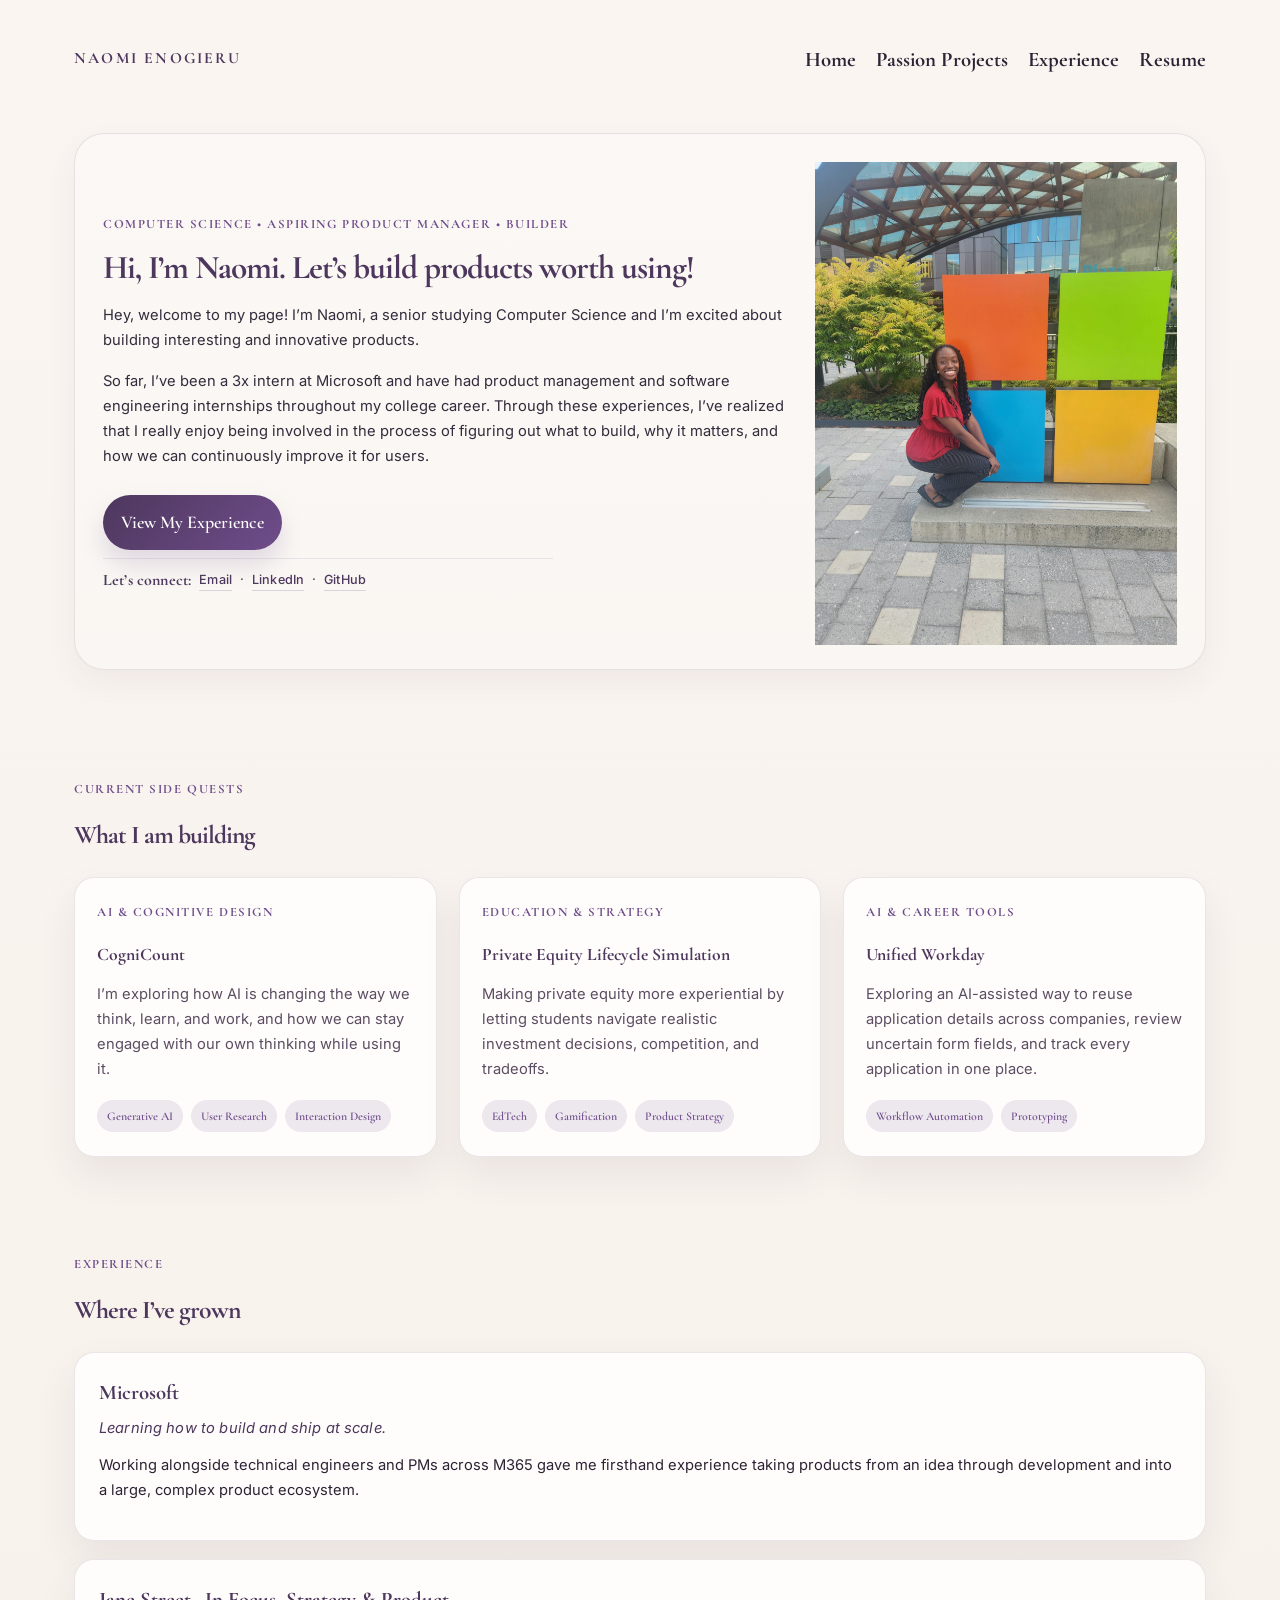
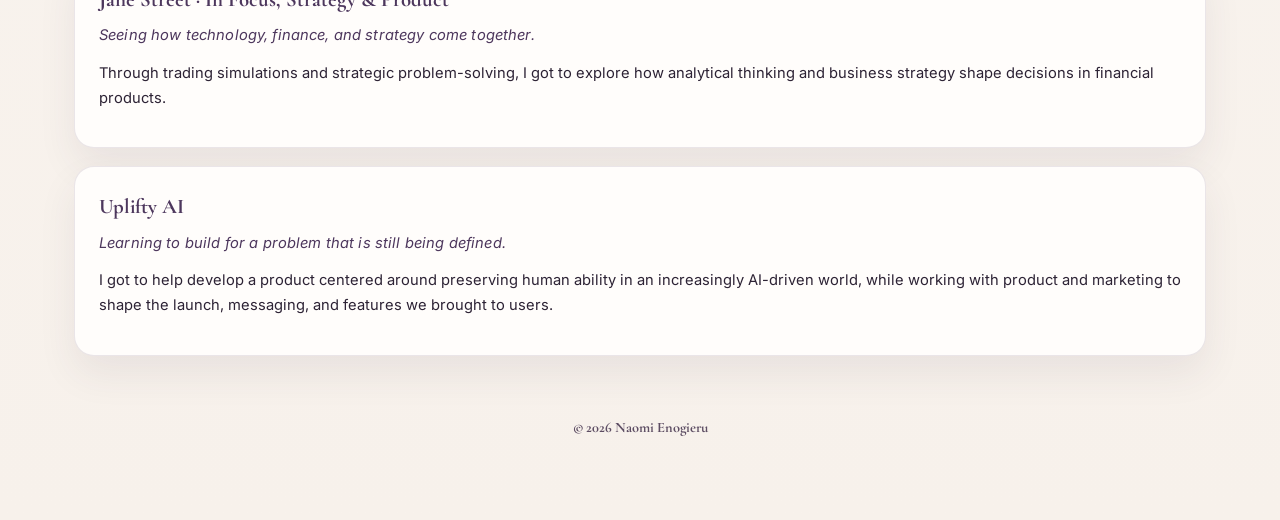
<file: index.html>
<!DOCTYPE html>
<html lang="en">
  <head>
    <meta charset="UTF-8" />
    <meta name="viewport" content="width=device-width, initial-scale=1.0" />
    <meta
      name="description"
      content="Naomi Enogieru's personal website showcasing product work, experience, and projects."
    />
    <title>Naomi Enogieru</title>
    <link rel="preconnect" href="https://fonts.googleapis.com" />
    <link rel="preconnect" href="https://fonts.gstatic.com" crossorigin />
    <link
      href="https://fonts.googleapis.com/css2?family=Inter:wght@400;500;600;700;800&display=swap"
      rel="stylesheet"
    />
    <link
      href="https://fonts.googleapis.com/css2?family=Cormorant+Garamond:wght@400;500;600;700&display=swap"
      rel="stylesheet"
    />
    <link rel="stylesheet" href="styles.css" />
  </head>
  <body>
    <div class="container">
      <nav class="topbar" aria-label="Main navigation">
        <div class="brand">NAOMI ENOGIERU</div>
        <div class="nav-links">
          <a href="index.html">Home</a>
          <a href="projects.html">Passion Projects</a>
          <a href="experience.html">Experience</a>
          <a href="assets/Naomi_Enogieru_product_management_resume_new_grad.pdf" target="_blank" rel="noreferrer">Resume</a>
        </div>
      </nav>

      <header class="hero">
        <div class="hero-layout">
          <div class="hero-copy">
            <div class="eyebrow">Computer Science • Aspiring Product Manager • Builder</div>
            <h1>
              Hi, I’m Naomi. Let’s build products worth using!
            </h1>

            <p class="intro-paragraph italic-text">
              Hey, welcome to my page! I’m Naomi, a senior studying Computer Science and I’m excited
              about building interesting and innovative products.
            </p>

            <p class="intro-paragraph italic-text quiet-line">
              So far, I’ve been a 3x intern at Microsoft and have had product management and software
              engineering internships throughout my college career. Through these experiences, I’ve
              realized that I really enjoy being involved in the process of figuring out what to build,
              why it matters, and how we can continuously improve it for users.
            </p>

            <div class="cta-row single-row">
              <a class="button primary" href="experience.html">View My Experience</a>
            </div>

            <div class="connect-inline" aria-label="Contact links">
              <span>Let’s connect:</span>
              <a href="mailto:naomienn48@gmail.com">Email</a>
              <span>·</span>
              <a href="https://www.linkedin.com/in/naomi-enogieru" target="_blank" rel="noreferrer">LinkedIn</a>
              <span>·</span>
              <a href="https://github.com/naomi19s26" target="_blank" rel="noreferrer">GitHub</a>
            </div>
          </div>

          <div class="photo-panel" aria-label="Profile photo">
            <div class="photo-slot">
              <img
                src="assets/naomi-portrait.jpg"
                alt="Naomi Enogieru smiling outdoors"
                loading="eager"
                onload="this.nextElementSibling.classList.add('is-hidden')"
                onerror="this.nextElementSibling.classList.remove('is-hidden')"
              />
              <span class="photo-fallback">Your Picture Here</span>
            </div>
          </div>
        </div>
      </header>

      <main>
        <section id="work" class="section">
          <div class="section-heading">
            <p class="section-kicker">Current side quests</p>
            <h2>What I am building</h2>
          </div>

          <div class="work-grid">
            <a class="project-card-link" href="projects.html#cognicount">
              <article class="card">
                <div class="card-badge">AI &amp; Cognitive Design</div>
                <h3>CogniCount</h3>
                <p>
                  I’m exploring how AI is changing the way we think, learn, and work, and how we can stay engaged with our own thinking while using it.
                </p>
                <div class="tag-list">
                  <span>Generative AI</span>
                  <span>User Research</span>
                  <span>Interaction Design</span>
                </div>
              </article>
            </a>

            <a class="project-card-link" href="projects.html#private-equity-lifecycle-simulation">
              <article class="card">
                <div class="card-badge">Education &amp; Strategy</div>
                <h3>Private Equity Lifecycle Simulation</h3>
                <p>
                  Making private equity more experiential by letting students navigate realistic investment decisions, competition, and tradeoffs.
                </p>
                <div class="tag-list">
                  <span>EdTech</span>
                  <span>Gamification</span>
                  <span>Product Strategy</span>
                </div>
              </article>
            </a>

            <a class="project-card-link" href="projects.html#unified-workday">
              <article class="card">
                <div class="card-badge">AI &amp; Career Tools</div>
                <h3>Unified Workday</h3>
                <p>
                  Exploring an AI-assisted way to reuse application details across companies, review uncertain form fields, and track every application in one place.
                </p>
                <div class="tag-list">
                  <span>Workflow Automation</span>
                  <span>Prototyping</span>
                </div>
              </article>
            </a>
          </div>
        </section>

        <section id="experience" class="section">
          <div class="section-heading">
            <p class="section-kicker">Experience</p>
            <h2>Where I’ve grown</h2>
          </div>

          <div class="experience-list">
            <article class="role-card">
              <div class="role-header">
                <h3>Microsoft</h3>
              </div>
              <p class="experience-subhead">Learning how to build and ship at scale.</p>
              <p>Working alongside technical engineers and PMs across M365 gave me firsthand experience taking products from an idea through development and into a large, complex product ecosystem.</p>
            </article>

            <article class="role-card">
              <div class="role-header">
                <h3>Jane Street · In Focus, Strategy &amp; Product</h3>
              </div>
              <p class="experience-subhead">Seeing how technology, finance, and strategy come together.</p>
              <p>Through trading simulations and strategic problem-solving, I got to explore how analytical thinking and business strategy shape decisions in financial products.</p>
            </article>

            <article class="role-card">
              <div class="role-header">
                <h3>Uplifty AI</h3>
              </div>
              <p class="experience-subhead">Learning to build for a problem that is still being defined.</p>
              <p>I got to help develop a product centered around preserving human ability in an increasingly AI-driven world, while working with product and marketing to shape the launch, messaging, and features we brought to users.</p>
            </article>
          </div>
        </section>

      </main>

      <footer class="footer">
        © <span id="year"></span> Naomi Enogieru
      </footer>
    </div>

    <script src="script.js"></script>
  </body>
</html>
</file>
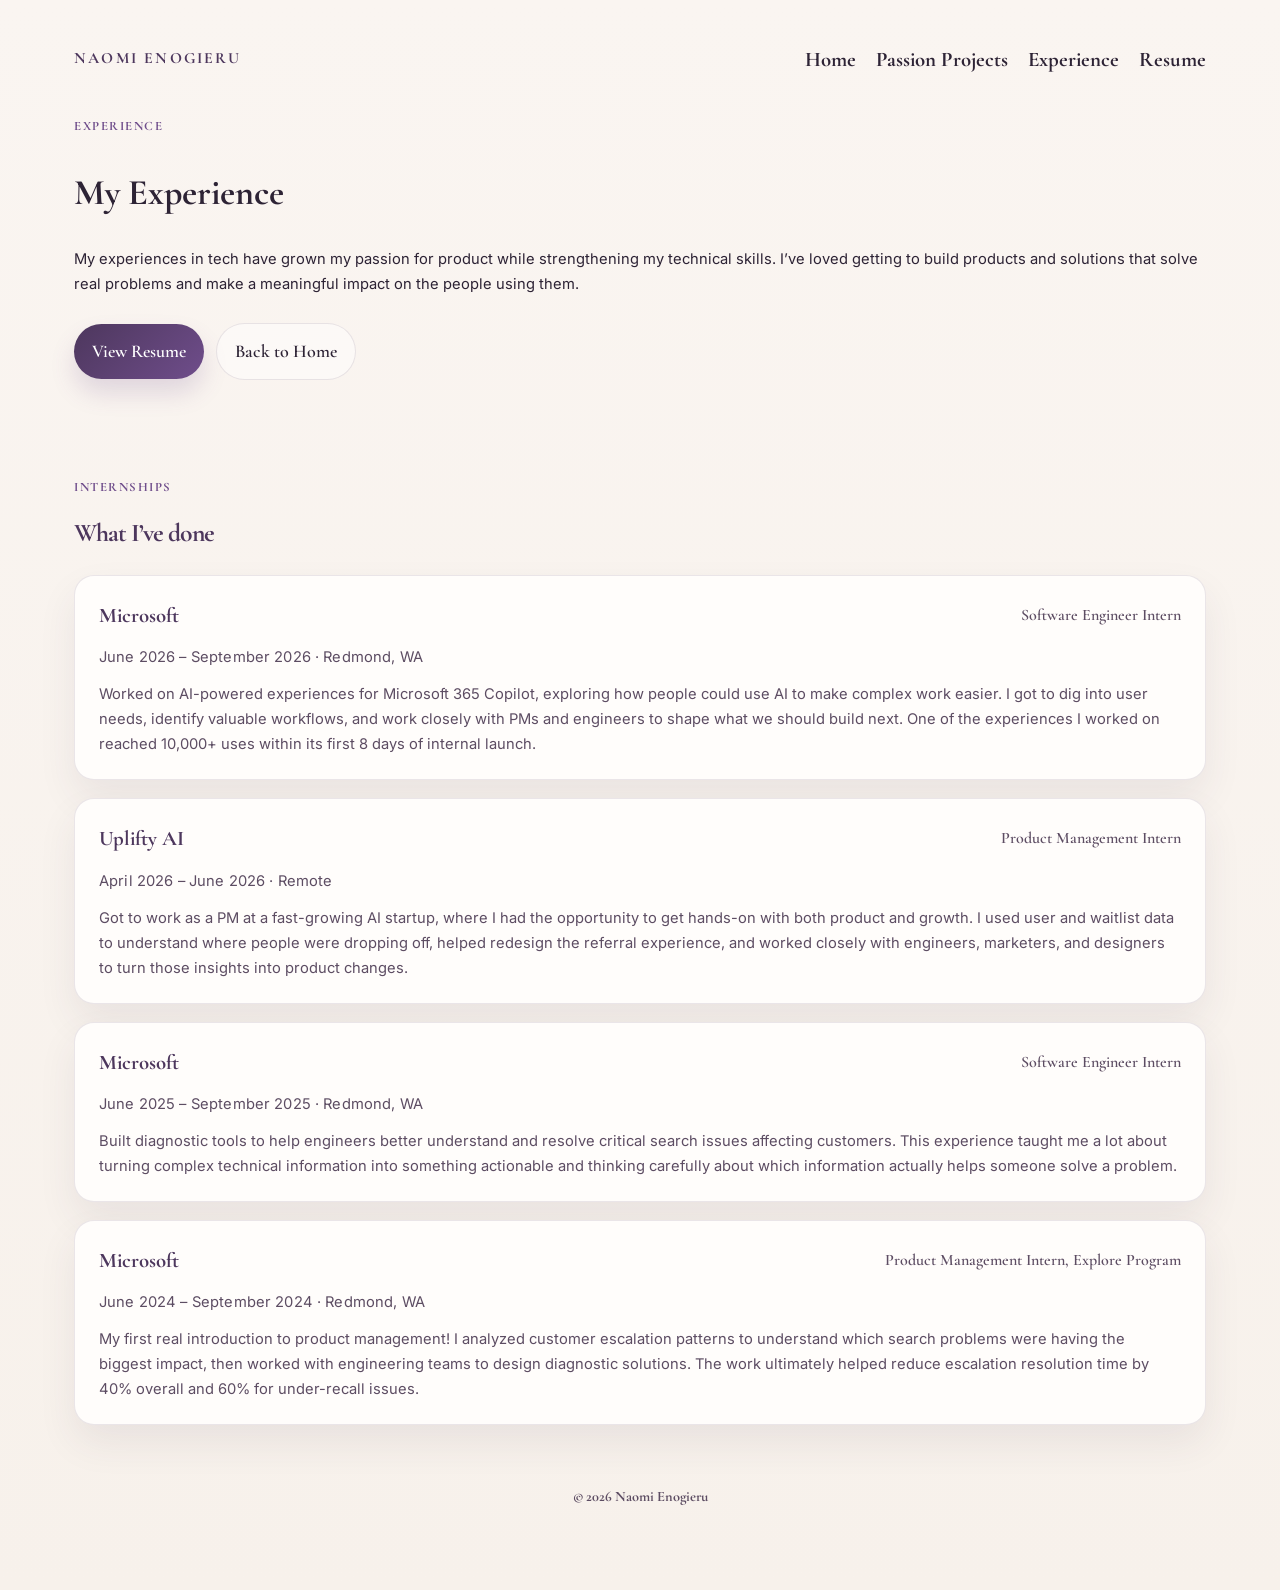
<file: experience.html>
<!DOCTYPE html>
<html lang="en">
  <head>
    <meta charset="UTF-8" />
    <meta name="viewport" content="width=device-width, initial-scale=1.0" />
    <meta
      name="description"
      content="Naomi Enogieru's experience page with internship highlights, product impact, and resume link."
    />
    <title>Experience | Naomi Enogieru</title>
    <link rel="preconnect" href="https://fonts.googleapis.com" />
    <link rel="preconnect" href="https://fonts.gstatic.com" crossorigin />
    <link
      href="https://fonts.googleapis.com/css2?family=Inter:wght@400;500;600;700;800&display=swap"
      rel="stylesheet"
    />
    <link
      href="https://fonts.googleapis.com/css2?family=Cormorant+Garamond:wght@400;500;600;700&display=swap"
      rel="stylesheet"
    />
    <link rel="stylesheet" href="styles.css" />
  </head>
  <body>
    <div class="container">
      <nav class="topbar" aria-label="Main navigation">
        <div class="brand">NAOMI ENOGIERU</div>
        <div class="nav-links">
          <a href="index.html">Home</a>
          <a href="projects.html">Passion Projects</a>
          <a href="experience.html">Experience</a>
          <a href="assets/Naomi_Enogieru_product_management_resume_new_grad.pdf" target="_blank" rel="noreferrer">Resume</a>
        </div>
      </nav>

      <header class="page-header">
        <p class="section-kicker">Experience</p>
        <h1>My Experience</h1>
        <p class="page-intro">
          My experiences in tech have grown my passion for product while strengthening my technical skills. I’ve loved getting to build products and solutions that solve real problems and make a meaningful impact on the people using them.
        </p>

        <div class="cta-row page-cta">
          <a class="button primary" href="assets/Naomi_Enogieru_product_management_resume_new_grad.pdf" target="_blank" rel="noreferrer">View Resume</a>
          <a class="button secondary" href="index.html">Back to Home</a>
        </div>
      </header>

      <main>
        <section class="section experience-page-section">
          <div class="section-heading">
            <p class="section-kicker">Internships</p>
            <h2>What I’ve done</h2>
          </div>

          <div class="experience-list experience-page-list">
            <article class="role-card experience-card">
              <div class="role-header">
                <h3>Microsoft</h3>
                <span>Software Engineer Intern</span>
              </div>
              <p class="experience-date">June 2026 – September 2026 · Redmond, WA</p>
              <p>
                Worked on AI-powered experiences for Microsoft 365 Copilot, exploring how people could use AI to make complex work easier. I got to dig into user needs, identify valuable workflows, and work closely with PMs and engineers to shape what we should build next. One of the experiences I worked on reached <strong>10,000+ uses within its first 8 days</strong> of internal launch.
              </p>
            </article>

            <article class="role-card experience-card">
              <div class="role-header">
                <h3>Uplifty AI</h3>
                <span>Product Management Intern</span>
              </div>
              <p class="experience-date">April 2026 – June 2026 · Remote</p>
              <p>
                Got to work as a PM at a fast-growing AI startup, where I had the opportunity to get hands-on with both product and growth. I used user and waitlist data to understand where people were dropping off, helped redesign the referral experience, and worked closely with engineers, marketers, and designers to turn those insights into product changes.
              </p>
            </article>

            <article class="role-card experience-card">
              <div class="role-header">
                <h3>Microsoft</h3>
                <span>Software Engineer Intern</span>
              </div>
              <p class="experience-date">June 2025 – September 2025 · Redmond, WA</p>
              <p>
                Built diagnostic tools to help engineers better understand and resolve critical search issues affecting customers. This experience taught me a lot about turning complex technical information into something actionable and thinking carefully about which information actually helps someone solve a problem.
              </p>
            </article>

            <article class="role-card experience-card">
              <div class="role-header">
                <h3>Microsoft</h3>
                <span>Product Management Intern, Explore Program</span>
              </div>
              <p class="experience-date">June 2024 – September 2024 · Redmond, WA</p>
              <p>
                My first real introduction to product management! I analyzed customer escalation patterns to understand which search problems were having the biggest impact, then worked with engineering teams to design diagnostic solutions. The work ultimately helped reduce escalation resolution time by <strong>40% overall and 60% for under-recall issues</strong>.
              </p>
            </article>
          </div>
        </section>
      </main>

      <footer class="footer">
        © <span id="year"></span> Naomi Enogieru
      </footer>
    </div>

    <script src="script.js"></script>
  </body>
</html>
</file>
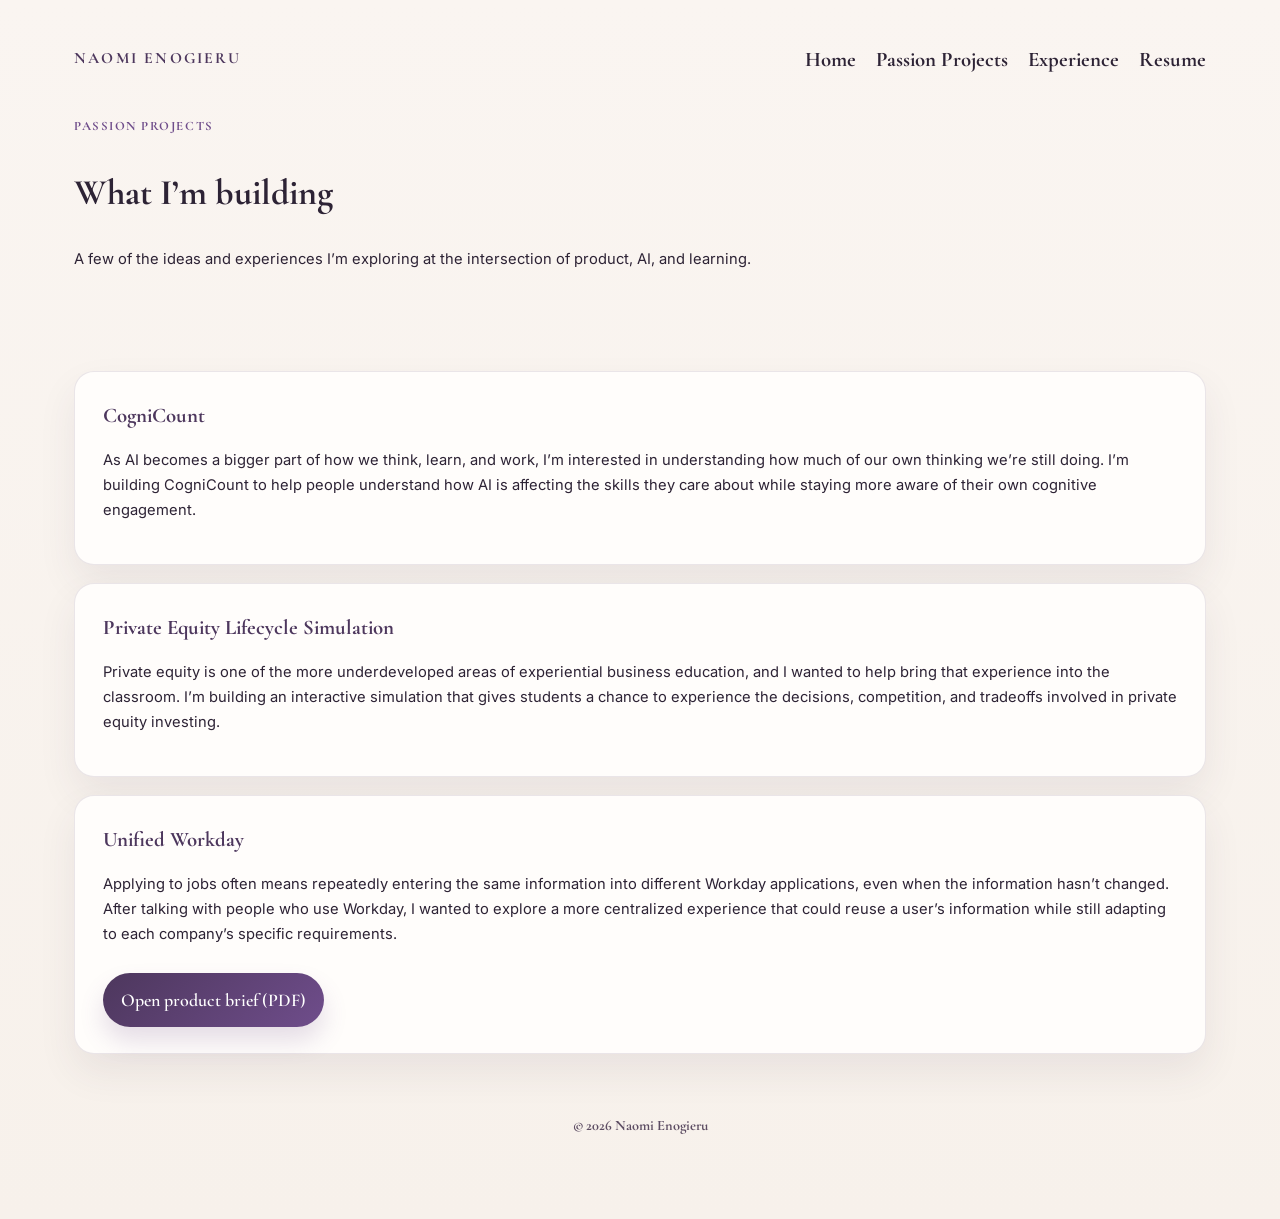
<file: projects.html>
<!DOCTYPE html>
<html lang="en">
  <head>
    <meta charset="UTF-8" />
    <meta name="viewport" content="width=device-width, initial-scale=1.0" />
    <meta
      name="description"
      content="Naomi Enogieru's passion projects, including CogniCount, a private equity lifecycle simulation, and Unified Workday."
    />
    <title>Passion Projects | Naomi Enogieru</title>
    <link rel="preconnect" href="https://fonts.googleapis.com" />
    <link rel="preconnect" href="https://fonts.gstatic.com" crossorigin />
    <link
      href="https://fonts.googleapis.com/css2?family=Inter:wght@400;500;600;700;800&display=swap"
      rel="stylesheet"
    />
    <link
      href="https://fonts.googleapis.com/css2?family=Cormorant+Garamond:wght@400;500;600;700&display=swap"
      rel="stylesheet"
    />
    <link rel="stylesheet" href="styles.css" />
  </head>
  <body>
    <div class="container">
      <nav class="topbar" aria-label="Main navigation">
        <div class="brand">NAOMI ENOGIERU</div>
        <div class="nav-links">
          <a href="index.html">Home</a>
          <a href="projects.html">Passion Projects</a>
          <a href="experience.html">Experience</a>
          <a href="assets/Naomi_Enogieru_product_management_resume_new_grad.pdf" target="_blank" rel="noreferrer">Resume</a>
        </div>
      </nav>

      <header class="page-header">
        <p class="section-kicker">Passion Projects</p>
        <h1>What I’m building</h1>
        <p class="page-intro">
          A few of the ideas and experiences I’m exploring at the intersection of product, AI, and learning.
        </p>
      </header>

      <main>
        <section class="section experience-page-section">
          <div class="project-list">
            <article id="cognicount" class="role-card project-detail-card">
              <div class="role-header">
                <h3>CogniCount</h3>
              </div>

              <p>
                As AI becomes a bigger part of how we think, learn, and work, I’m interested in understanding how much of our own thinking we’re still doing. I’m building CogniCount to help people understand how AI is affecting the skills they care about while staying more aware of their own cognitive engagement.
              </p>
            </article>

            <article id="private-equity-lifecycle-simulation" class="role-card project-detail-card">
              <div class="role-header">
                <h3>Private Equity Lifecycle Simulation</h3>
              </div>

              <p>
                Private equity is one of the more underdeveloped areas of experiential business education, and I wanted to help bring that experience into the classroom. I’m building an interactive simulation that gives students a chance to experience the decisions, competition, and tradeoffs involved in private equity investing.
              </p>
            </article>

            <article id="unified-workday" class="role-card project-detail-card">
              <div class="role-header">
                <h3>Unified Workday</h3>
              </div>

              <p>
                Applying to jobs often means repeatedly entering the same information into different Workday applications, even when the information hasn’t changed. After talking with people who use Workday, I wanted to explore a more centralized experience that could reuse a user’s information while still adapting to each company’s specific requirements.
              </p>

              <div class="cta-row">
                <a class="button primary" href="assets/unified_workday_product_brief.pdf" target="_blank" rel="noopener noreferrer">Open product brief (PDF)</a>
              </div>
            </article>
          </div>
        </section>
      </main>

      <footer class="footer">
        © <span id="year"></span> Naomi Enogieru
      </footer>
    </div>

    <script src="script.js"></script>
  </body>
</html>
</file>
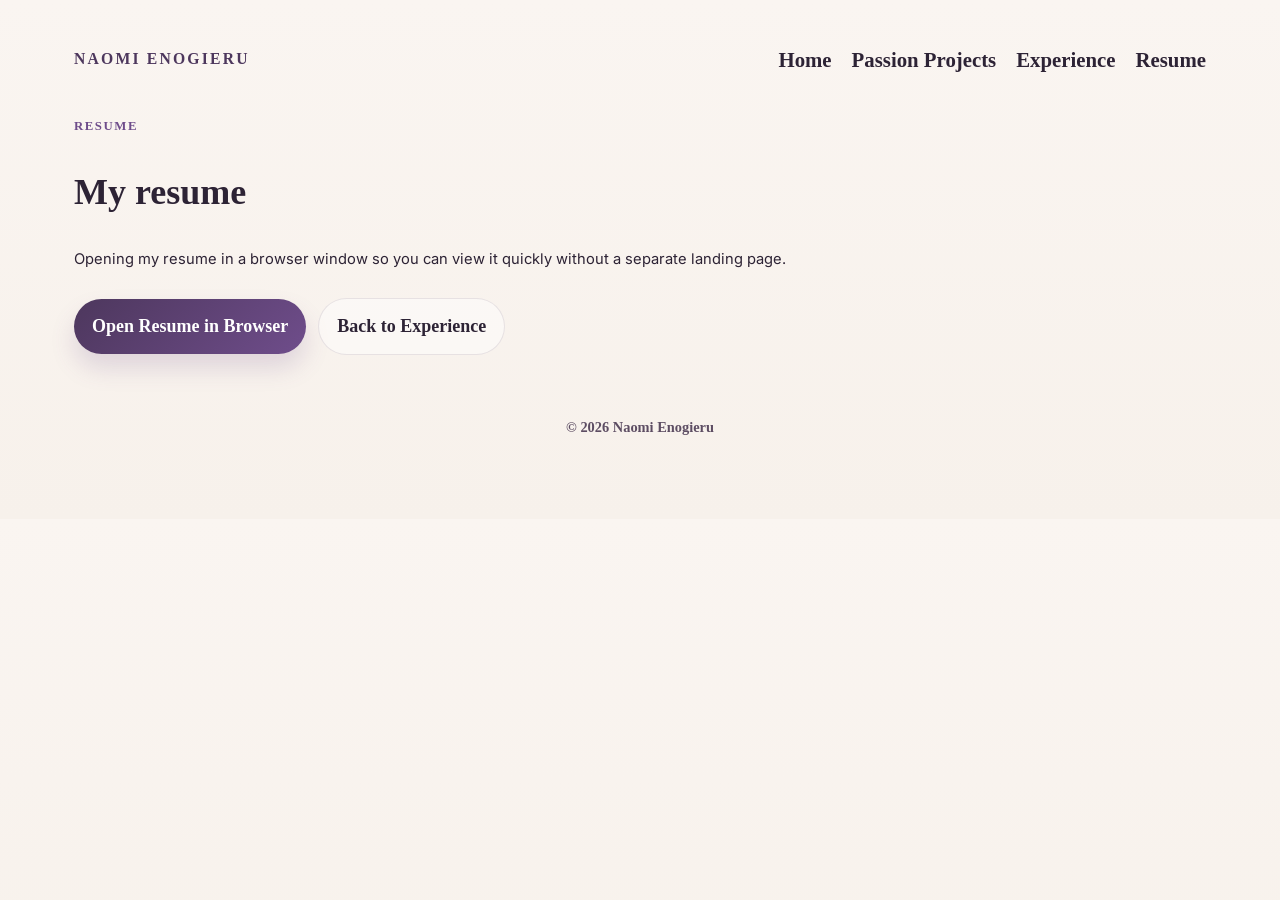
<file: resume.html>
<!DOCTYPE html>
<html lang="en">
  <head>
    <meta charset="UTF-8" />
    <meta name="viewport" content="width=device-width, initial-scale=1.0" />
    <title>Resume | Naomi Enogieru</title>
    <link rel="preconnect" href="https://fonts.googleapis.com" />
    <link rel="preconnect" href="https://fonts.gstatic.com" crossorigin />
    <link
      href="https://fonts.googleapis.com/css2?family=Inter:wght@400;500;600;700;800&display=swap"
      rel="stylesheet"
    />
    <link rel="stylesheet" href="styles.css" />
  </head>
  <body>
    <div class="container small-container">
      <nav class="topbar" aria-label="Main navigation">
        <div class="brand">NAOMI ENOGIERU</div>
        <div class="nav-links">
          <a href="index.html">Home</a>
          <a href="projects.html">Passion Projects</a>
          <a href="experience.html">Experience</a>
          <a href="assets/Naomi_Enogieru_product_management_resume_new_grad.pdf" target="_blank" rel="noreferrer">Resume</a>
        </div>
      </nav>

      <header class="page-header resume-header">
        <p class="section-kicker">Resume</p>
        <h1>My resume</h1>
        <p class="page-intro">
          Opening my resume in a browser window so you can view it quickly without a separate landing page.
        </p>

        <div class="cta-row page-cta">
          <a class="button primary" href="assets/Naomi_Enogieru_product_management_resume_new_grad.pdf" target="_blank" rel="noreferrer">Open Resume in Browser</a>
          <a class="button secondary" href="experience.html">Back to Experience</a>
        </div>
      </header>

      <footer class="footer">
        © <span id="year"></span> Naomi Enogieru
      </footer>
    </div>

    <script src="script.js"></script>
  </body>
</html>
</file>
<file: styles.css>
:root {
  --bg: #f7f1eb;
  --bg-soft: #faf5f1;
  --card: #fffdfb;
  --card-alt: #f0e7f2;
  --text: #2d2335;
  --muted: #5d4d63;
  --accent: #6f4d8b;
  --accent-dark: #4d375d;
  --accent-soft: rgba(111, 77, 139, 0.12);
  --purple-2: #d7cce8;
  --cream: #f9f3ee;
  --border: rgba(81, 59, 92, 0.12);
  --shadow: 0 18px 38px rgba(69, 51, 80, 0.08);
}

* {
  box-sizing: border-box;
}

html {
  scroll-behavior: smooth;
}

body {
  margin: 0;
  font-family: "Cormorant Garamond", Georgia, serif;
  background: linear-gradient(180deg, var(--bg-soft) 0%, var(--bg) 100%);
  color: var(--text);
  line-height: 1.7;
  font-size: 18px;
  font-weight: 700;
}

p,
li,
strong,
.email,
.contact-card,
.card p,
.role-card p,
.exploring-box p,
.about-copy p,
.intro-paragraph,
.page-intro,
.experience-card p {
  font-family: "Inter", Arial, sans-serif;
  font-size: 0.92rem;
  font-weight: 400;
}

img {
  max-width: 100%;
  display: block;
}

.container {
  max-width: 1180px;
  margin: 0 auto;
  padding: 32px 24px 80px;
}

.topbar {
  display: flex;
  justify-content: space-between;
  align-items: center;
  padding: 10px 0 26px;
}

.brand {
  font-size: 0.98rem;
  font-weight: 900;
  letter-spacing: 0.14em;
  color: var(--accent-dark);
  font-family: "Cormorant Garamond", Georgia, serif;
}

.nav-links {
  display: flex;
  flex-wrap: wrap;
  gap: 20px;
}

.nav-links a {
  color: var(--text);
  text-decoration: none;
  font-size: 1.3rem;
  font-weight: 800;
  transition: color 0.2s ease;
  font-family: "Cormorant Garamond", Georgia, serif;
}

.nav-links a:hover,
.nav-links a:focus-visible {
  color: var(--accent);
}

.hero {
  padding: 30px 0 12px;
}

.hero-layout {
  display: grid;
  grid-template-columns: 1.7fr 0.9fr;
  align-items: center;
  gap: 28px;
  background: rgba(255, 255, 255, 0.28);
  border: 1px solid var(--border);
  border-radius: 30px;
  padding: 28px 28px 24px;
  box-shadow: 0 12px 30px rgba(91, 66, 96, 0.06);
}

.eyebrow,
.section-kicker,
.card-badge {
  text-transform: uppercase;
  letter-spacing: 0.12em;
  font-size: 0.8rem;
  font-weight: 900;
  color: var(--accent);
  font-family: "Cormorant Garamond", Georgia, serif;
}

.hero-copy h1 {
  margin: 12px 0 14px;
  font-size: clamp(2rem, 2.6vw, 3rem);
  line-height: 1.25;
  letter-spacing: -0.03em;
  color: var(--accent-dark);
  font-weight: 850;
  font-family: "Cormorant Garamond", Georgia, serif;
}

.intro-paragraph {
  margin: 0 0 16px;
  max-width: 720px;
  color: var(--muted);
  font-size: 0.92rem;
  line-height: 1.7;
  font-family: "Inter", Arial, sans-serif;
  font-style: normal;
  font-weight: 400;
}

.italic-text {
  font-style: normal;
  color: var(--text);
  opacity: 0.96;
}

.cta-row {
  display: flex;
  align-items: center;
  gap: 12px;
  flex-wrap: wrap;
  margin-top: 26px;
}

.single-row {
  margin-bottom: 8px;
}

.connect-inline {
  display: flex;
  align-items: center;
  flex-wrap: wrap;
  gap: 8px;
  color: var(--muted);
  font-size: 0.79rem;
  font-family: "Inter", Arial, sans-serif;
  font-weight: 500;
  letter-spacing: 0.01em;
  padding-top: 8px;
  border-top: 1px solid rgba(111, 77, 139, 0.12);
  max-width: 450px;
}

.connect-inline span:first-child {
  color: var(--accent-dark);
  font-weight: 700;
  font-family: "Cormorant Garamond", Georgia, serif;
  font-size: 1rem;
  letter-spacing: 0.01em;
}

.connect-inline a {
  color: var(--accent-dark);
  text-decoration: none;
  border-bottom: 1px solid rgba(111, 77, 139, 0.22);
  transition: color 0.2s ease, border-color 0.2s ease;
}

.connect-inline a:hover,
.connect-inline a:focus-visible {
  color: var(--accent);
  border-color: rgba(111, 77, 139, 0.4);
}

.button {
  display: inline-flex;
  align-items: center;
  justify-content: center;
  padding: 12px 18px;
  border-radius: 999px;
  font-weight: 600;
  text-decoration: none;
  transition: transform 0.2s ease, box-shadow 0.2s ease;
  font-family: "Cormorant Garamond", Georgia, serif;
}

.button:hover,
.button:focus-visible {
  transform: translateY(-1px);
}

.button.primary {
  background: linear-gradient(135deg, var(--accent-dark), var(--accent));
  color: white;
  box-shadow: 0 14px 24px rgba(109, 79, 136, 0.18);
}

.button.secondary {
  background: rgba(255, 255, 255, 0.45);
  color: var(--text);
  border: 1px solid var(--border);
}

.photo-panel {
  display: flex;
  align-items: center;
  justify-content: center;
  min-height: 460px;
  background: transparent;
  border: none;
  border-radius: 0;
  box-shadow: none;
}

.photo-slot {
  position: relative;
  width: 100%;
  max-width: 500px;
  height: 100%;
  min-height: 460px;
  border-radius: 0;
  background: transparent;
  display: flex;
  align-items: center;
  justify-content: center;
  text-align: center;
  overflow: hidden;
}

.photo-slot img {
  width: 100%;
  height: 100%;
  object-fit: cover;
  object-position: center 20%;
  display: block;
  transform: scale(1.06);
}

.photo-fallback {
  position: absolute;
  inset: 0;
  display: flex;
  align-items: center;
  justify-content: center;
  padding: 1rem;
  color: var(--accent-dark);
  font-size: 1.1rem;
  font-weight: 600;
  letter-spacing: 0.05em;
  text-transform: uppercase;
  text-align: center;
}

.photo-fallback.is-hidden {
  display: none;
}

.section {
  padding-top: 84px;
}

.compact-section {
  padding-top: 36px;
}

.section-heading {
  margin-bottom: 20px;
}

.section-heading h2 {
  margin: 8px 0 0;
  font-size: clamp(1.6rem, 1.8vw, 1.9rem);
  letter-spacing: -0.04em;
  color: var(--accent-dark);
  font-family: "Cormorant Garamond", Georgia, serif;
  font-weight: 800;
}

.work-grid {
  display: grid;
  grid-template-columns: repeat(auto-fit, minmax(240px, 1fr));
  gap: 22px;
}

.project-card-link {
  text-decoration: none;
  color: inherit;
  display: block;
}

.project-card-link .card {
  height: 100%;
  transition: transform 0.2s ease, box-shadow 0.2s ease, border-color 0.2s ease;
}

.project-card-link:hover .card,
.project-card-link:focus-visible .card {
  transform: translateY(-2px);
  border-color: rgba(111, 77, 139, 0.28);
  box-shadow: 0 18px 32px rgba(69, 51, 80, 0.09);
}

.card,
.exploring-box,
.role-card,
.project-item,
.contact-card {
  background: var(--card);
  border: 1px solid var(--border);
  border-radius: 20px;
  box-shadow: var(--shadow);
}

.card {
  padding: 24px 22px;
}

.card h3 {
  margin: 16px 0 12px;
  font-size: 1.1rem;
  color: var(--accent-dark);
  font-weight: 700;
}

.experience-subhead {
  margin: 8px 0 10px;
  color: var(--accent-dark);
  font-size: 1rem;
  font-weight: 700;
  line-height: 1.4;
  letter-spacing: 0.01em;
  font-style: italic;
  font-family: "Cormorant Garamond", Georgia, serif;
}

.card p {
  color: var(--muted);
  margin: 0;
  font-weight: 400;
}

.tag-list {
  display: flex;
  flex-wrap: wrap;
  gap: 8px;
  margin-top: 18px;
}

.tag-list span {
  background: var(--accent-soft);
  color: var(--accent);
  border-radius: 999px;
  padding: 6px 10px;
  font-size: 0.74rem;
  font-weight: 600;
}

.about-copy {
  max-width: 820px;
}

.about-copy p {
  color: var(--muted);
  margin: 0 0 18px;
  font-size: 1.02rem;
}

.exploring-box {
  padding: 28px 26px;
}

.exploring-box p {
  margin: 0 0 16px;
  color: var(--muted);
}

.exploring-box p:last-child {
  margin-bottom: 0;
}

.experience-list,
.project-list {
  display: grid;
  gap: 18px;
}

.role-card {
  padding: 22px 24px;
}

.role-header {
  display: flex;
  justify-content: space-between;
  gap: 12px;
  flex-wrap: wrap;
  align-items: center;
  margin-bottom: 8px;
}

.role-header h3 {
  margin: 0;
  font-size: 1.25rem;
  color: var(--accent-dark);
}

.role-header span {
  color: var(--muted);
  font-weight: 600;
  font-size: 1rem;
}

.role-card ul {
  margin: 10px 0 0;
  padding-left: 18px;
  color: var(--muted);
}

.role-card li + li {
  margin-top: 8px;
}

.experience-card p {
  margin: 12px 0 0;
  color: var(--muted);
  line-height: 1.7;
}

.role-header h3,
.role-header span,
.experience-date {
  font-family: "Cormorant Garamond", Georgia, serif;
}

.role-header h3 {
  font-size: 1.3rem;
  margin: 0;
  color: var(--accent-dark);
  font-weight: 700;
}

.role-header span {
  font-size: 1rem;
  color: var(--muted);
  font-weight: 600;
}

.experience-date {
  margin-top: 8px;
  font-size: 1.05rem;
  color: var(--accent-dark);
  font-weight: 600;
  font-family: "Cormorant Garamond", Georgia, serif;
  letter-spacing: 0.01em;
}

.project-item {
  padding: 20px 22px;
}

.project-detail-card {
  padding: 26px 28px;
}

.project-item strong {
  font-size: 1.1rem;
  color: var(--accent-dark);
}

.project-item p {
  margin: 10px 0 0;
  color: var(--muted);
}

.contact-card {
  padding: 22px 24px;
}

.contact-card p {
  margin: 0 0 10px;
  color: var(--muted);
}

.contact-card a {
  color: var(--text);
  text-decoration: none;
  border-bottom: 1px solid rgba(24, 24, 27, 0.2);
}

.footer {
  padding-top: 60px;
  text-align: center;
  font-size: 0.9rem;
  color: var(--muted);
}

@media (max-width: 850px) {
  .hero-layout {
    grid-template-columns: 1fr;
  }

  .photo-panel {
    min-height: 280px;
  }
}

@media (max-width: 700px) {
  .topbar {
    flex-direction: column;
    align-items: flex-start;
    gap: 14px;
  }

  .nav-links {
    gap: 12px 16px;
  }

  .role-header {
    flex-direction: column;
    align-items: flex-start;
  }
}

.footer {
  padding-top: 60px;
  text-align: center;
  font-size: 0.9rem;
  color: var(--muted);
}

@media (max-width: 700px) {
  .topbar {
    flex-direction: column;
    align-items: flex-start;
    gap: 14px;
  }

  .nav-links {
    gap: 12px 16px;
  }

  .role-header {
    flex-direction: column;
    align-items: flex-start;
  }
}
</file>
